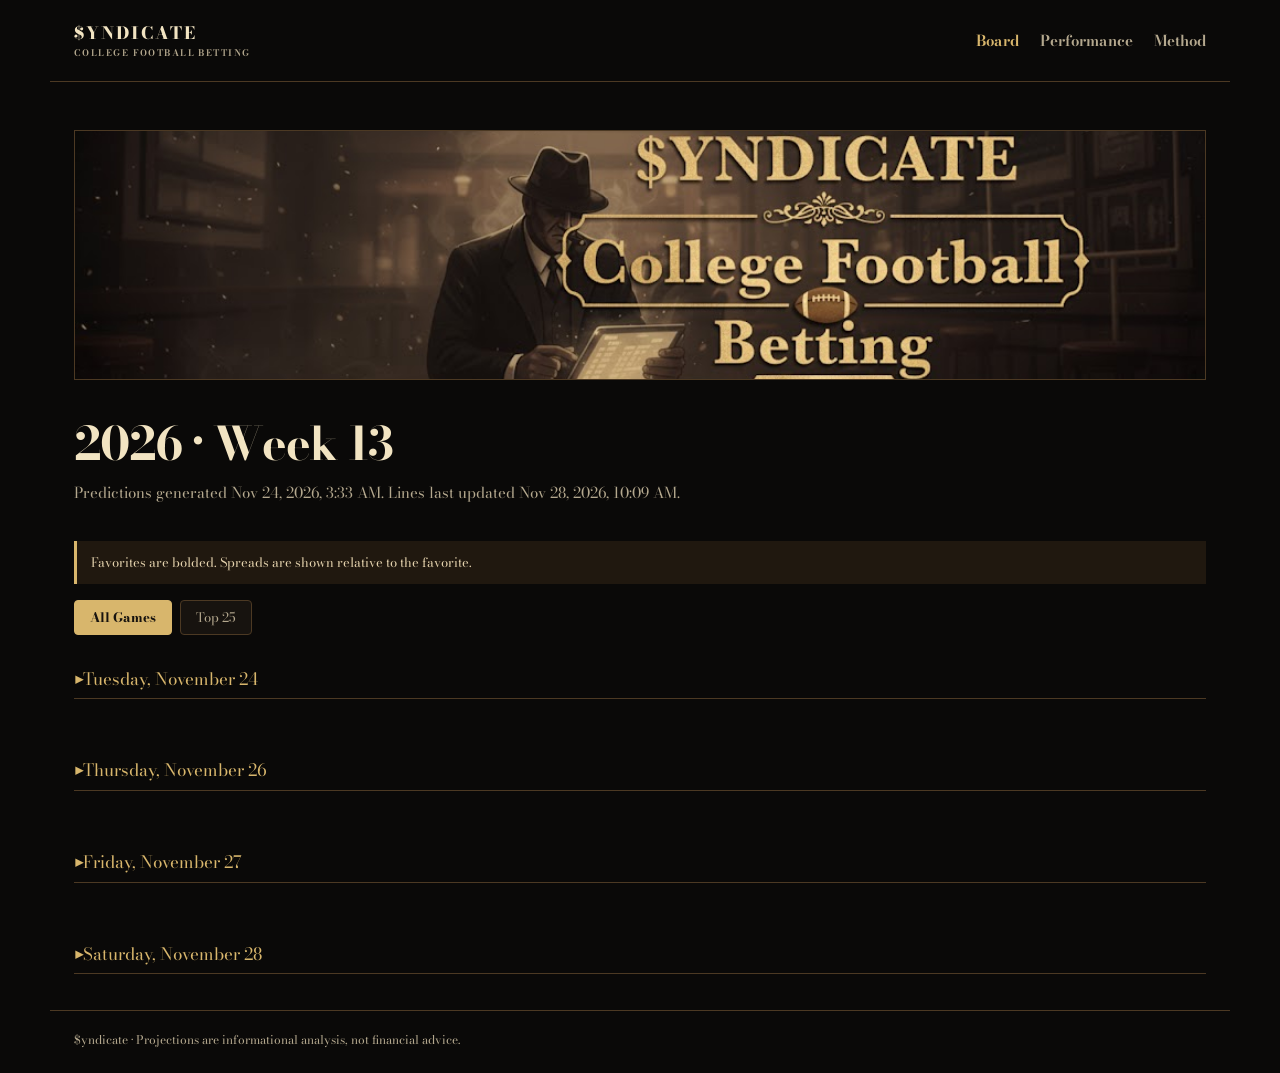
<file: public/index.html>
<!doctype html>
<html lang="en">
<head>
  <meta charset="utf-8">
  <meta name="viewport" content="width=device-width,initial-scale=1">
  <meta name="description" content="$yndicate college football projections and betting lines.">
  <title>$yndicate | College Football Betting</title>
  <link rel="preconnect" href="https://fonts.googleapis.com">
  <link rel="preconnect" href="https://fonts.gstatic.com" crossorigin>
  <link href="https://fonts.googleapis.com/css2?family=Bodoni+Moda:wght@400;700&display=swap" rel="stylesheet">
  <link rel="stylesheet" href="assets/site.css?v=game-details-15">
</head>
<body>
  <header class="shell masthead">
    <a class="brand" href="#board"><span>$YNDICATE<small>COLLEGE FOOTBALL BETTING</small></span></a>
    <nav aria-label="Primary">
      <a href="#board" data-view="board">Board</a>
      <a href="#performance" data-view="performance">Performance</a>
      <a href="#method" data-view="method">Method</a>
    </nav>
  </header>

  <main class="shell">
    <section id="board" class="view">
      <img class="brand-banner" src="assets/syndicate-banner.jpeg" alt="$yndicate College Football Betting">
      <div class="page-heading">
        <div><h1 id="board-title">Game board</h1><p id="generated-at">Loading projections…</p></div>
      </div>
      <div class="notice">Favorites are bolded. Spreads are shown relative to the favorite.</div>
      <div class="board-filters" role="group" aria-label="Filter games">
        <button type="button" class="board-filter active" data-filter="all" aria-pressed="true">All Games</button>
        <button type="button" class="board-filter" data-filter="top25" aria-pressed="false">Top 25</button>
      </div>
      <div id="game-board" class="game-board" aria-live="polite"></div>
    </section>

    <section id="performance" class="view hidden">
      <div class="eyebrow">WEEKLY PERFORMANCE</div>
      <h1>Performance</h1>
      <p class="performance-intro">Season-to-date and weekly results for model picks, starting in Week 9.</p>
      <div id="performance-content" aria-live="polite"></div>
    </section>

    <section id="method" class="view hidden">
      <div class="eyebrow">TRANSPARENCY</div>
      <h1>Methodology</h1>
      <div class="method-grid">
        <article><h2>Score-first</h2><p>The system predicts each team’s final score. Projected spread and total are calculated from these scores.</p></article>
        <article><h2>Pre-kickoff only</h2><p>Inputs use earlier game results, point-in-time opponent-adjusted ratings, preseason Elo, talent, recruiting, rest, week, neutral-site status, and other metrics to predict scores.</p></article>
        <article><h2>Market firewall</h2><p>Betting lines are retrieved after predictions are created and displayed for comparison only. They never enter model fitting or score prediction, allowing our predictions to cut through the betting hype.</p></article>
        <article><h2>Walk-forward evaluation</h2><p>Each season is predicted by a model trained only on preceding seasons.</p></article>
      </div>
    </section>
  </main>

  <footer class="shell">$yndicate · Projections are informational analysis, not financial advice.</footer>
  <template id="game-template">
    <article class="game-card" tabindex="0" role="button" aria-label="Open game breakdown">
      <header class="game-meta"><span class="kickoff"></span><span class="venue"></span></header>
      <div class="teams"></div>
      <div class="market-row"></div>
      <footer class="card-foot"></footer>
    </article>
  </template>
  <dialog id="game-detail" class="game-detail" aria-label="Game comparison">
    <div class="detail-shell">
      <button class="detail-close" type="button" aria-label="Close game breakdown">×</button>
      <div class="detail-teams"></div>
      <div class="detail-info"></div>
      <div class="detail-content"></div>
    </div>
  </dialog>
  <script src="assets/app.js?v=game-details-18"></script>
</body>
</html>
</file>
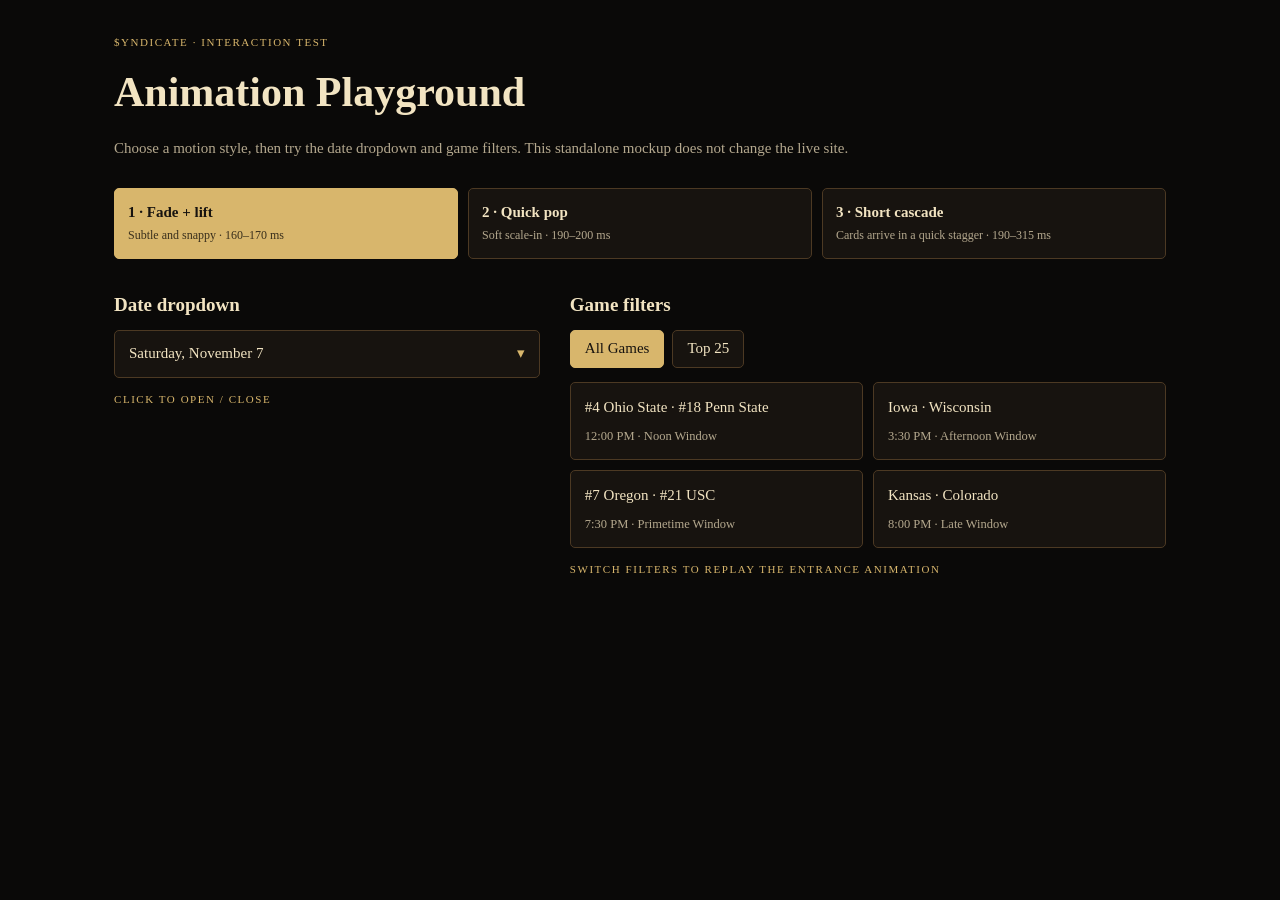
<file: animation-playground.html>
<!doctype html>
<html lang="en">
<head>
  <meta charset="utf-8">
  <meta name="viewport" content="width=device-width,initial-scale=1">
  <title>$yndicate | Animation Playground</title>
  <style>
    :root {
      color-scheme: dark;
      --ink:#f2e4c2; --muted:#b4a88e; --paper:#0a0908; --panel:#17130f;
      --edge:#4c3923; --teal:#d8b66c; --amber:#b77d42;
      font:15px/1.45 Georgia,serif;
    }
    * { box-sizing:border-box; }
    body { max-width:1100px; margin:0 auto; padding:24px; background:var(--paper); color:var(--ink); }
    h1 { margin:8px 0; font-size:clamp(28px,5vw,42px); }
    h2 { margin:0 0 12px; font-size:19px; }
    p { color:var(--muted); }
    .eyebrow, .hint { color:var(--teal); font-size:11px; letter-spacing:.14em; text-transform:uppercase; }
    .intro { margin-bottom:28px; }
    .options { display:grid; grid-template-columns:repeat(3,minmax(0,1fr)); gap:10px; margin:24px 0 32px; }
    .option, .filter, .disclosure {
      color:var(--ink); background:var(--panel); border:1px solid var(--edge);
      border-radius:5px; font:inherit; cursor:pointer;
    }
    .option { padding:13px; text-align:left; }
    .option:hover, .filter:hover, .disclosure:hover { border-color:var(--teal); }
    .option[aria-pressed="true"], .filter[aria-pressed="true"] { color:#17130f; background:var(--teal); border-color:var(--teal); }
    .option strong, .option span { display:block; }
    .option span { margin-top:4px; color:var(--muted); font-size:12px; }
    .option[aria-pressed="true"] span { color:#392f1c; }
    .demos { display:grid; grid-template-columns:1fr 1.4fr; gap:30px; align-items:start; }
    .demo { min-width:0; }
    .disclosure { width:100%; padding:12px 14px; text-align:left; }
    .disclosure::after { content:"▾"; float:right; color:var(--teal); transition:transform 180ms ease; }
    .disclosure[aria-expanded="true"]::after { transform:rotate(180deg); }
    .dropdown { display:grid; grid-template-rows:0fr; opacity:0; transition:grid-template-rows 180ms ease, opacity 140ms ease; }
    .dropdown.open { grid-template-rows:1fr; opacity:1; }
    .dropdown-inner { overflow:hidden; min-height:0; }
    .dropdown-content { margin-top:8px; padding:13px; background:var(--panel); border:1px solid var(--edge); border-radius:5px; }
    .dropdown-content p { margin:0; }
    .filters { display:flex; gap:8px; margin-bottom:14px; }
    .filter { padding:7px 14px; }
    .cards { display:grid; grid-template-columns:repeat(2,minmax(0,1fr)); gap:10px; }
    .card { padding:14px; background:var(--panel); border:1px solid var(--edge); border-radius:5px; }
    .card .teams { color:var(--ink); }
    .card small { display:block; margin-top:8px; color:var(--muted); }
    .empty { grid-column:1/-1; padding:18px; color:var(--muted); border:1px dashed var(--edge); }
    .hint { margin-top:14px; }

    /* A: restrained fade and lift. */
    [data-motion="lift"] .dropdown.open .dropdown-inner { animation:lift-in 160ms ease-out both; }
    [data-motion="lift"] .card.entering { animation:lift-in 170ms ease-out both; }
    @keyframes lift-in { from { opacity:0; transform:translateY(7px); } to { opacity:1; transform:translateY(0); } }

    /* B: quick scale-in. */
    [data-motion="pop"] .dropdown.open .dropdown-inner { animation:pop-in 190ms cubic-bezier(.2,.8,.2,1) both; }
    [data-motion="pop"] .card.entering { animation:pop-in 200ms cubic-bezier(.2,.8,.2,1) both; }
    @keyframes pop-in { from { opacity:0; transform:scale(.97); } to { opacity:1; transform:scale(1); } }

    /* C: short cascade for cards; a soft reveal for the disclosure. */
    [data-motion="cascade"] .dropdown.open .dropdown-inner { animation:lift-in 210ms ease-out both; }
    [data-motion="cascade"] .card.entering { animation:lift-in 190ms ease-out both; }
    [data-motion="cascade"] .card.entering:nth-child(2) { animation-delay:35ms; }
    [data-motion="cascade"] .card.entering:nth-child(3) { animation-delay:70ms; }
    [data-motion="cascade"] .card.entering:nth-child(4) { animation-delay:105ms; }

    @media (prefers-reduced-motion:reduce) {
      *, *::before, *::after { animation-duration:.01ms !important; animation-iteration-count:1 !important; scroll-behavior:auto !important; transition-duration:.01ms !important; }
    }
    @media (max-width:720px) {
      body { padding:18px; }
      .options { grid-template-columns:1fr; }
      .demos { grid-template-columns:1fr; }
    }
  </style>
</head>
<body data-motion="lift">
  <p class="eyebrow">$yndicate · Interaction test</p>
  <h1>Animation Playground</h1>
  <p class="intro">Choose a motion style, then try the date dropdown and game filters. This standalone mockup does not change the live site.</p>

  <div class="options" role="group" aria-label="Animation style">
    <button class="option" type="button" data-style="lift" aria-pressed="true">
      <strong>1 · Fade + lift</strong><span>Subtle and snappy · 160–170 ms</span>
    </button>
    <button class="option" type="button" data-style="pop" aria-pressed="false">
      <strong>2 · Quick pop</strong><span>Soft scale-in · 190–200 ms</span>
    </button>
    <button class="option" type="button" data-style="cascade" aria-pressed="false">
      <strong>3 · Short cascade</strong><span>Cards arrive in a quick stagger · 190–315 ms</span>
    </button>
  </div>

  <main class="demos">
    <section class="demo" aria-labelledby="dropdown-title">
      <h2 id="dropdown-title">Date dropdown</h2>
      <button class="disclosure" type="button" aria-expanded="false" aria-controls="date-panel">Saturday, November 7</button>
      <div class="dropdown" id="date-panel" aria-hidden="true">
        <div class="dropdown-inner">
          <div class="dropdown-content"><p>Noon Window · 4 games<br>3:30 PM Window · 6 games<br>Primetime Window · 5 games</p></div>
        </div>
      </div>
      <p class="hint">Click to open / close</p>
    </section>

    <section class="demo" aria-labelledby="filters-title">
      <h2 id="filters-title">Game filters</h2>
      <div class="filters" role="group" aria-label="Filter demo games">
        <button class="filter" type="button" data-filter="all" aria-pressed="true">All Games</button>
        <button class="filter" type="button" data-filter="top25" aria-pressed="false">Top 25</button>
      </div>
      <div class="cards" aria-live="polite">
        <article class="card" data-rank="top25"><span class="teams">#4 Ohio State · #18 Penn State</span><small>12:00 PM · Noon Window</small></article>
        <article class="card" data-rank="other"><span class="teams">Iowa · Wisconsin</span><small>3:30 PM · Afternoon Window</small></article>
        <article class="card" data-rank="top25"><span class="teams">#7 Oregon · #21 USC</span><small>7:30 PM · Primetime Window</small></article>
        <article class="card" data-rank="other"><span class="teams">Kansas · Colorado</span><small>8:00 PM · Late Window</small></article>
      </div>
      <p class="hint">Switch filters to replay the entrance animation</p>
    </section>
  </main>
  <script>
    const root = document.body;
    const motionOptions = document.querySelectorAll(".option");
    const filterButtons = document.querySelectorAll(".filter");
    const cards = document.querySelector(".cards");
    const allCards = [...cards.querySelectorAll(".card")];
    const disclosure = document.querySelector(".disclosure");
    const panel = document.querySelector(".dropdown");

    motionOptions.forEach(button => button.addEventListener("click", () => {
      root.dataset.motion = button.dataset.style;
      motionOptions.forEach(option => option.setAttribute("aria-pressed", String(option === button)));
    }));

    disclosure.addEventListener("click", () => {
      const expanded = disclosure.getAttribute("aria-expanded") !== "true";
      disclosure.setAttribute("aria-expanded", String(expanded));
      panel.classList.toggle("open", expanded);
      panel.setAttribute("aria-hidden", String(!expanded));
    });

    filterButtons.forEach(button => button.addEventListener("click", () => {
      filterButtons.forEach(filter => filter.setAttribute("aria-pressed", String(filter === button)));
      const visibleCards = allCards.filter(card =>
        button.dataset.filter === "all" || card.dataset.rank === "top25"
      );
      const visibleCardsWithAnimation = visibleCards.map(card => {
        const clone = card.cloneNode(true);
        clone.classList.add("entering");
        return clone;
      });
      cards.replaceChildren(...(visibleCardsWithAnimation.length ? visibleCardsWithAnimation : [Object.assign(document.createElement("p"), {
        className:"empty",
        textContent:"No games match this filter."
      })]));
    }));
  </script>
</body>
</html>
</file>
<file: public/assets/site.css>
:root {
  --ink:#f2e4c2; --muted:#b4a88e; --paper:#0a0908; --panel:#17130f;
  --edge:#4c3923; --teal:#d8b66c; --amber:#b77d42; --red:#ec6a5e;
}
* { box-sizing:border-box; }
body { margin:0; background:var(--paper); color:var(--ink); font:15px/1.45 "Bodoni Moda", Georgia, serif; }
.shell { max-width:1180px; margin:auto; padding-left:24px; padding-right:24px; }
.masthead { min-height:82px; display:flex; align-items:center; justify-content:space-between; border-bottom:1px solid var(--edge); }
.brand { display:flex; align-items:center; gap:12px; color:var(--ink); font-size:17px; letter-spacing:.12em; font-weight:800; text-decoration:none; }
.brand-logo { width:58px; height:58px; object-fit:contain; }
.brand small { display:block; color:var(--muted); margin-top:2px; font-size:9px; letter-spacing:.16em; font-weight:650; }
nav { display:flex; gap:21px; } nav a { color:var(--muted); text-decoration:none; font-weight:650; } nav a:hover, nav a.active { color:var(--teal); }
main { padding-top:48px; min-height:calc(100vh - 130px); } .eyebrow { color:var(--teal); font-size:11px; letter-spacing:.16em; font-weight:800; }
.brand-banner { display:block; width:100%; max-height:250px; object-fit:cover; margin:0 0 30px; border:1px solid var(--edge); }
h1 { font-size:clamp(30px,4vw,46px); letter-spacing:-.035em; line-height:1.05; margin:9px 0; } h2 { margin-top:0; font-size:20px; } p { color:var(--muted); }
.page-heading { display:flex; align-items:end; justify-content:space-between; gap:20px; margin-bottom:22px; }
.legend { color:var(--muted); font-size:12px; white-space:nowrap; }.dot { display:inline-block; width:8px; height:8px; border-radius:50%; margin:0 5px 1px 12px; }.dot:first-child{margin-left:0}.teal{background:var(--teal)}.amber{background:var(--amber)}
.notice { background:#20180f; border-left:3px solid var(--teal); color:#e3d1ac; padding:12px 14px; font-size:13px; margin:18px 0 28px; }
.board-filters { display:flex; gap:8px; margin:-12px 0 24px; }.board-filter { padding:7px 15px; color:var(--muted); background:#17130f; border:1px solid var(--edge); border-radius:4px; font:inherit; font-size:13px; cursor:pointer; }.board-filter:hover { border-color:var(--teal); color:var(--ink); }.board-filter.active { color:#17130f; background:var(--teal); border-color:var(--teal); font-weight:750; }.top25-empty { grid-column:1/-1; color:var(--muted); }
.game-board { display:grid; grid-template-columns:repeat(2,minmax(0,1fr)); gap:15px; }
.game-day { grid-column:1/-1; margin-bottom:24px; }.game-day-heading { margin:8px 0 12px; padding-bottom:7px; color:var(--teal); border-bottom:1px solid var(--edge); font-size:17px; }.game-window { margin:20px 0 24px; padding:14px; background:#211c13; border:1px solid #9a814b; border-radius:5px; }.game-window-heading { display:table; margin:0 0 12px; padding:5px 11px; color:var(--ink); background:#392f1c; border-left:3px solid var(--teal); border-radius:2px; font-size:13px; letter-spacing:.06em; text-transform:uppercase; }summary.game-day-heading,summary.game-window-heading { cursor:pointer; }summary.game-day-heading { display:block; }.game-day-heading::before,.game-window-heading::before { content:"▾ "; }details:not([open])>.game-day-heading::before,details:not([open])>.game-window-heading::before { content:"▸ "; }summary::-webkit-details-marker { display:none; }summary { list-style:none; }.game-day-games { display:grid; grid-template-columns:repeat(2,minmax(0,1fr)); gap:15px; }
.game-day-heading::before,.game-window-heading::before { content:"▾ "; display:inline-block; transition:transform 150ms ease; }
details:not([open])>.game-day-heading::before,details:not([open])>.game-window-heading::before { content:"▾ "; transform:rotate(-90deg); }
.game-card.entering { animation:game-card-in 190ms ease-out both; }
.game-card.entering:nth-child(2) { animation-delay:35ms; }
.game-card.entering:nth-child(3) { animation-delay:70ms; }
.game-card.entering:nth-child(4) { animation-delay:105ms; }
@keyframes game-card-in { from { opacity:0; transform:translateY(6px); } to { opacity:1; transform:translateY(0); } }
.game-card.leaving { animation:game-card-out 160ms ease-in var(--exit-delay,0ms) both; }
@keyframes game-card-out { from { opacity:1; transform:translateY(0); } to { opacity:0; transform:translateY(-5px); } }
@media (prefers-reduced-motion:reduce) {
  .game-card.entering,.game-card.leaving { animation:none; }
  .game-day-heading::before,.game-window-heading::before { transition:none; }
}
.game-card { background:var(--panel); border:1px solid var(--edge); border-radius:5px; overflow:hidden; box-shadow:0 8px 22px #0008; cursor:pointer; transition:border-color 150ms ease,transform 150ms ease; }.game-card:hover,.game-card:focus-visible { border-color:var(--teal); transform:translateY(-2px); outline:none; }
.game-meta { min-height:37px; padding:10px 13px; display:flex; gap:11px; color:var(--muted); font-size:11px; border-bottom:1px solid var(--edge); text-transform:uppercase; letter-spacing:.04em; }
.game-meta .venue { margin-left:auto; text-align:right; text-transform:none; letter-spacing:0; }
.teams { padding:9px 13px; }.team { display:grid; grid-template-columns:32px 1fr 50px 42px; gap:8px; align-items:center; min-height:39px; }.rank { color:var(--amber); font-weight:750; }.team-info { display:flex; align-items:center; gap:8px; min-width:0; }.team-copy { min-width:0; }.team-logo { flex:none; width:26px; height:26px; object-fit:contain; }.record { color:var(--muted); font-size:12px; }.name { font-weight:400; }.team.favorite .name { font-weight:800; }.score { font-size:21px; text-align:right; font-variant-numeric:tabular-nums; }.score-label { color:var(--muted); font-size:10px; text-align:right; }
.market-row { border-top:1px solid var(--edge); display:grid; grid-template-columns:repeat(4,minmax(0,1fr)); padding:10px 13px; gap:12px; font-size:12px; }.market-row strong{display:block;color:var(--ink);font-size:14px}.market-row span{color:var(--muted);font-size:10px;text-transform:uppercase;letter-spacing:.06em}
.card-foot { padding:10px 13px; color:var(--muted); border-top:1px solid var(--edge); font-size:12px; min-height:39px; }.pick { color:var(--teal); font-weight:750; }.unavailable{color:var(--muted)}
.card-foot.outcome-none { background:#2b2b2b; color:#b5b5b5; }.card-foot.outcome-win { background:#173322; color:#bfe2c9; }.card-foot.outcome-win .pick { color:#bfe2c9; }.card-foot.outcome-loss { background:#3a201e; color:#f0b9b3; }.card-foot.outcome-loss .pick { color:#f0b9b3; }.card-foot.outcome-push { background:#3a3318; color:#efe0a0; }.card-foot.outcome-push .pick { color:#efe0a0; }
.performance-intro { margin-bottom:24px; }.performance-week { background:var(--panel); border:1px solid var(--edge); border-radius:5px; padding:20px; }.current-week { margin-bottom:18px; border-color:var(--teal); box-shadow:0 8px 22px #0005; }.season-total { margin-bottom:18px; border-color:var(--amber); }.past-weeks { display:grid; grid-template-columns:repeat(auto-fill,minmax(250px,1fr)); gap:12px; }.past-week { opacity:.62; }.performance-week-heading { display:flex; align-items:center; justify-content:space-between; gap:12px; }.performance-week-heading h2 { margin:0; }.current-label { color:var(--teal); font-size:10px; font-weight:800; letter-spacing:.1em; }.performance-metrics { display:grid; grid-template-columns:repeat(2,minmax(0,1fr)); gap:18px; margin-top:16px; }.performance-metric { display:grid; gap:3px; }.performance-metric span,.performance-metric small { color:var(--muted); font-size:11px; }.performance-metric strong { font-size:22px; }.performance-empty { background:var(--panel); border:1px solid var(--edge); padding:18px; }.performance-empty-message { margin-bottom:0; }
.method-grid { display:grid; grid-template-columns:repeat(2,minmax(0,1fr)); gap:16px; margin-top:27px; }.method-grid article, figure { background:var(--panel); border:1px solid var(--edge); padding:20px; margin:0; }.method-grid p { margin-bottom:0; }
.game-detail { width:min(960px,calc(100% - 32px)); max-height:min(92vh,950px); padding:0; overflow:auto; color:var(--ink); background:var(--paper); border:1px solid var(--edge); border-radius:7px; box-shadow:0 24px 80px #000c; }.game-detail::backdrop { background:#000b; backdrop-filter:blur(3px); }.detail-shell { position:relative; padding:30px; }.detail-close { position:absolute; top:14px; right:16px; width:38px; height:38px; color:var(--ink); background:var(--panel); border:1px solid var(--edge); border-radius:50%; font-size:25px; cursor:pointer; }.detail-close:hover { color:var(--teal); border-color:var(--teal); }.detail-title { margin:7px 48px 0 0; font-size:clamp(24px,4vw,36px); }.detail-subtitle { margin:6px 0 22px; }.detail-tabs { display:flex; gap:7px; border-bottom:1px solid var(--edge); }.detail-tab { margin-bottom:-1px; padding:9px 14px; color:var(--muted); background:transparent; border:1px solid transparent; border-bottom:0; font:inherit; font-size:13px; cursor:pointer; }.detail-tab:hover { color:var(--ink); }.detail-tab.active { color:var(--teal); background:var(--panel); border-color:var(--edge); border-radius:5px 5px 0 0; }.detail-content { padding-top:16px; }.detail-chart-intro { margin:0 0 14px; font-size:12px; }.detail-stat-legend { display:flex; flex-wrap:wrap; align-items:center; gap:15px; margin-bottom:13px; color:var(--muted); font-size:11px; }.detail-stat-legend>span { display:flex; align-items:center; gap:6px; }.stat-swatch { display:inline-block; width:9px; height:9px; border-radius:50%; }.stat-swatch.away { background:var(--amber); }.stat-swatch.home { background:var(--teal); }.detail-legend-note { margin-left:auto; }.stat-family { display:block; color:var(--muted); font-size:9px; letter-spacing:.12em; }.paired-stat-grid,.difference-grid { display:grid; grid-template-columns:repeat(2,minmax(0,1fr)); gap:10px; }.paired-stat,.difference-card,.dumbbell-row { min-width:0; padding:14px; background:var(--panel); border:1px solid var(--edge); border-radius:5px; }.paired-stat-heading,.dumbbell-heading { display:flex; justify-content:space-between; align-items:end; gap:8px; margin-bottom:12px; }.paired-stat-heading>strong,.dumbbell-heading strong { display:block; font-size:14px; }.paired-stat-heading b,.dumbbell-heading b { flex:none; color:var(--teal); font-size:12px; font-variant-numeric:tabular-nums; }.paired-bar-row { display:grid; grid-template-columns:minmax(65px,1fr) minmax(70px,1.3fr) 48px; align-items:center; gap:8px; margin-top:7px; color:var(--muted); font-size:10px; }.paired-bar-row>span { overflow:hidden; text-overflow:ellipsis; white-space:nowrap; }.paired-bar-row>strong { color:var(--ink); text-align:right; font-size:11px; font-variant-numeric:tabular-nums; }.paired-bar-track { position:relative; height:9px; overflow:hidden; background:#28231c; border-radius:8px; }.zero-line { position:absolute; z-index:1; top:0; bottom:0; width:1px; background:#e9dfc5aa; }.paired-bar { position:absolute; top:1px; bottom:1px; border-radius:8px; }.paired-bar.away { background:var(--amber); }.paired-bar.home { background:var(--teal); }.stat-unavailable { color:var(--muted); }.stat-unavailable p,.stat-unavailable>span { margin:9px 0 0; font-size:12px; }.dumbbell-list { display:grid; grid-template-columns:repeat(2,minmax(0,1fr)); gap:10px; }.dumbbell-heading small { display:block; margin-bottom:2px; color:var(--muted); font-size:9px; letter-spacing:.12em; }.dumbbell-track { position:relative; height:24px; margin:4px 5px; border-bottom:1px solid var(--edge); }.dumbbell-connector { position:absolute; top:11px; height:2px; background:#9f927a; }.dumbbell-dot { position:absolute; top:5px; width:13px; height:13px; border:2px solid var(--paper); border-radius:50%; transform:translateX(-50%); }.dumbbell-dot.away { background:var(--amber); }.dumbbell-dot.home { background:var(--teal); }.dumbbell-values,.difference-values { display:flex; justify-content:space-between; gap:8px; margin-top:8px; color:var(--muted); font-size:10px; }.dumbbell-values strong,.difference-values strong { display:block; color:var(--ink); font-size:12px; font-variant-numeric:tabular-nums; }.difference-card h3 { margin:5px 0 3px; font-size:15px; }.difference-number { color:var(--teal); font-size:21px; font-weight:750; font-variant-numeric:tabular-nums; }.difference-meter { position:relative; height:8px; margin:10px 0 7px; background:linear-gradient(to right,#28231c 49.5%,#8d8069 49.5%,#8d8069 50.5%,#28231c 50.5%); border-radius:8px; }.difference-meter i { position:absolute; top:2px; height:4px; background:var(--teal); border-radius:8px; }.difference-meter i.away { background:var(--amber); }.difference-meter b { position:absolute; left:50%; top:-2px; width:2px; height:12px; background:var(--ink); }.difference-edge { display:flex; justify-content:space-between; margin-top:11px; padding-top:8px; color:var(--muted); border-top:1px solid var(--edge); font-size:10px; text-transform:uppercase; letter-spacing:.05em; }.difference-edge strong { color:var(--ink); }
.game-detail { width:min(760px,calc(100% - 24px)); }.detail-shell { padding:20px; }.detail-title { font-size:clamp(22px,3vw,30px); }.detail-subtitle { margin:4px 0 15px; font-size:12px; }.detail-tabs { gap:3px; }.detail-tab { padding:7px 11px; font-size:12px; }.detail-content { padding-top:11px; }.detail-chart-intro { margin-bottom:9px; font-size:11px; }.detail-stat-legend { gap:10px; margin-bottom:8px; font-size:10px; }.coverage-wrap { width:min(100%,480px); margin:0 auto; }.coverage-plot { display:block; width:100%; height:auto; }.radar-grid { fill:none; stroke:#4c3923; stroke-width:1; }.radar-axis { stroke:#4c3923; stroke-width:1; }.radar-label { fill:#b4a88e; font:10px Georgia,serif; }.radar-area { stroke-width:2; }.radar-area.away { fill:#b77d422a; stroke:#b77d42; }.radar-area.home { fill:#d8b66c2a; stroke:#d8b66c; }.radar-dot { stroke:#0a0908; stroke-width:1; }.radar-dot.away { fill:#b77d42; }.radar-dot.home { fill:#d8b66c; }.dot-axis,.normalized-dot-row { display:grid; grid-template-columns:minmax(90px,1.1fr) minmax(100px,2fr) 58px 75px; gap:9px; align-items:center; }.dot-axis { margin:2px 0 3px; color:#b4a88e; font-size:9px; }.dot-axis span:nth-child(1) { grid-column:2; justify-self:start; }.dot-axis span:nth-child(2) { grid-column:2; justify-self:center; }.dot-axis span:nth-child(3) { grid-column:2; justify-self:end; }.normalized-dot-row { min-height:32px; border-top:1px solid #4c3923; }.dot-metric { color:#f2e4c2; font-size:11px; }.dot-metric small { display:block; color:#b4a88e; font-size:8px; letter-spacing:.08em; }.dot-track { position:relative; height:12px; border-left:1px solid #8d8069; border-right:1px solid #8d8069; background:linear-gradient(to right,transparent 49.7%,#4c3923 49.7%,#4c3923 50.3%,transparent 50.3%); }.dot-track::before,.dot-track::after { position:absolute; top:-2px; bottom:-2px; width:1px; background:#4c3923; content:""; }.dot-track::before { left:25%; }.dot-track::after { left:75%; }.dot-marker { position:absolute; z-index:1; top:1px; width:10px; height:10px; border:1px solid #0a0908; border-radius:50%; transform:translateX(-50%); }.dot-marker.away { background:#b77d42; }.dot-marker.home { background:#d8b66c; }.dot-delta { color:#f2e4c2; font-size:10px; text-align:right; font-variant-numeric:tabular-nums; }.dot-values { display:flex; justify-content:space-between; font-size:10px; font-variant-numeric:tabular-nums; }.dot-values .away { color:#d19a61; }.dot-values .home { color:#d8b66c; }.heatmap { display:grid; gap:3px; }.heatmap-row { display:grid; grid-template-columns:minmax(90px,1.2fr) repeat(2,minmax(80px,1fr)) minmax(80px,.9fr); gap:5px; align-items:center; min-height:31px; }.heatmap-row>strong { font-size:10px; font-weight:550; }.heatmap-head { min-height:25px; color:#b4a88e; font-size:9px; text-align:center; }.heatmap-head span:first-child { text-align:left; }.heatmap-cell { padding:5px 3px; border-radius:3px; font-size:11px; font-weight:750; text-align:center; font-variant-numeric:tabular-nums; }.heatmap-delta { color:#d8b66c; font-size:10px; text-align:center; font-variant-numeric:tabular-nums; }.detail-chart-empty { padding:18px; color:#b4a88e; background:#17130f; border:1px solid #4c3923; border-radius:5px; }
.detail-teams { display:grid; grid-template-columns:repeat(2,minmax(0,1fr)); gap:8px; margin:0 0 12px; }
.detail-team-card { display:grid; grid-template-columns:42px minmax(0,1fr) auto; align-items:center; gap:9px; min-width:0; padding:9px 11px; background:#17130f; border:1px solid #6b5b40; border-radius:5px; }
.detail-team-card.away { border-left:3px solid #4cc9f0; }
.detail-team-card.home { border-left:3px solid #ffb000; }
.detail-team-logo { width:38px; height:38px; object-fit:contain; }
.detail-team-copy { min-width:0; }
.detail-team-copy>span { display:block; color:#d5c7aa; font-size:8px; font-weight:800; letter-spacing:.12em; }
.detail-team-copy strong { display:block; overflow:hidden; color:#fff4d8; font-size:15px; font-weight:800; line-height:1.15; text-overflow:ellipsis; }
.detail-team-projection { display:grid; justify-items:end; }
.detail-team-projection b { color:#fff4d8; font-size:20px; font-variant-numeric:tabular-nums; }
.detail-team-projection span { color:#d5c7aa; font-size:8px; font-weight:800; letter-spacing:.1em; }
.detail-stat-legend { color:#eee2c9; }
.stat-swatch.away { background:#4cc9f0; }
.stat-swatch.home { background:#ffb000; }
.coverage-layout { display:grid; grid-template-columns:minmax(0,1.25fr) minmax(205px,.9fr); align-items:center; gap:8px; }
.coverage-note { margin:0 0 6px; color:var(--muted); font-size:11px; }
.coverage-wrap { width:100%; }
.radar-grid { stroke:#766747; stroke-width:1.25; }
.radar-axis { stroke:#766747; stroke-width:1.2; }
.radar-label { fill:#fff0d0; font:11px Georgia,serif; font-weight:bold; cursor:help; }
.radar-area { stroke-width:3; }
.radar-area.away { fill:#4cc9f055; stroke:#4cc9f0; }
.radar-area.home { fill:#ffb00055; stroke:#ffb000; }
.radar-dot { stroke:#080706; stroke-width:1.5; }
.radar-dot.away { fill:#4cc9f0; }
.radar-dot.home { fill:#ffb000; }
.dot-marker.away { background:#4cc9f0; }
.dot-marker.home { background:#ffb000; }
.dot-values .away { color:#4cc9f0; }
.dot-values .home { color:#ffb000; }
.points-panel { min-width:0; padding:11px; background:#17130f; border:1px solid #6b5b40; border-radius:5px; }
.points-panel h3 { margin:0 0 8px; color:#fff0d0; font-size:14px; }
.points-panel h3 small { display:block; margin-top:1px; color:#d5c7aa; font-size:9px; font-weight:400; }
.points-axis { display:flex; justify-content:space-between; margin:0 35px 3px 37px; color:#c8b99a; font-size:8px; }
.points-group { margin-top:8px; padding-top:7px; border-top:1px solid #54462f; }
.points-group-title { display:flex; align-items:baseline; justify-content:space-between; gap:4px; margin-bottom:5px; }
.points-group-title strong { color:#fff0d0; font-size:11px; }
.points-group-title span { color:#d5c7aa; font-size:8px; white-space:nowrap; }
.points-bar-row { display:grid; grid-template-columns:30px minmax(0,1fr) 32px; align-items:center; gap:5px; margin-top:4px; color:#eee2c9; font-size:9px; }
.points-bar-row>b { text-align:right; font-size:10px; font-variant-numeric:tabular-nums; }
.points-bar-track { height:8px; overflow:hidden; background:#312b21; border-radius:5px; }
.points-bar-track i { display:block; height:100%; border-radius:5px; }
.points-bar-track i.away { background:#4cc9f0; }
.points-bar-track i.home { background:#ffb000; }
.points-panel>p { margin:8px 0 0; color:#d5c7aa; font-size:9px; }
.dot-axis-scale { display:flex; justify-content:space-between; color:var(--muted); font-style:normal; font-size:9px; }
.hidden { display:none; }.subhead{max-width:760px}.chart-grid {display:grid;grid-template-columns:repeat(2,minmax(0,1fr));gap:18px;margin:28px 0}.chart-grid figure{padding:12px}.chart-grid figure.wide{grid-column:1/-1}.chart-grid img{display:block;width:100%;height:auto;background:white}.chart-grid figcaption{padding:8px 3px 0;color:var(--muted);font-size:12px}.metric-strip{background:var(--panel);border:1px solid var(--edge);padding:15px;color:var(--muted)}.download-links a{color:var(--teal)}footer{border-top:1px solid var(--edge);color:var(--muted);font-size:12px;padding-top:20px;padding-bottom:24px;margin-top:60px}
@media(max-width:850px){.market-row{grid-template-columns:repeat(2,minmax(0,1fr))}}
@media(max-width:700px){.masthead{align-items:center;padding-top:12px;padding-bottom:12px;gap:12px}.brand{font-size:14px;gap:8px}.brand-logo{width:48px;height:48px}.brand small{font-size:8px}.brand-banner{max-height:150px;margin-bottom:22px}.game-board,.game-day-games,.method-grid,.chart-grid{grid-template-columns:1fr}.chart-grid figure.wide{grid-column:auto}.page-heading{align-items:flex-start;flex-direction:column}.game-meta{flex-wrap:wrap}.game-meta .venue{margin-left:0;text-align:left;width:100%}.market-row{gap:6px;padding-left:10px;padding-right:10px}.shell{padding-left:16px;padding-right:16px}.detail-shell{padding:16px 12px}.detail-title{margin-right:42px}.detail-tab{flex:1;padding:7px 4px;font-size:11px}.detail-legend-note{width:100%;margin-left:0}.dot-axis,.normalized-dot-row{grid-template-columns:minmax(65px,1fr) minmax(75px,1.6fr) 45px 56px;gap:5px}.dot-metric{font-size:10px}.dot-values{font-size:9px}.heatmap-row{grid-template-columns:minmax(72px,1.2fr) repeat(2,minmax(52px,.8fr)) minmax(66px,.9fr);gap:3px}.heatmap-head{font-size:8px}.heatmap-row>strong{font-size:9px}.heatmap-cell,.heatmap-delta{font-size:9px}.coverage-layout{grid-template-columns:1fr}.coverage-wrap{max-width:380px;margin:0 auto}.detail-teams{gap:5px}.detail-team-card{grid-template-columns:30px minmax(0,1fr) auto;gap:5px;padding:7px 6px}.detail-team-logo{width:29px;height:29px}.detail-team-copy strong{font-size:12px}.detail-team-projection b{font-size:15px}.points-panel{width:100%}}
.detail-team-card { background:var(--panel); border-color:var(--edge); }
.detail-team-card.away { border-left-color:var(--amber); }
.detail-team-card.home { border-left-color:var(--teal); }
.detail-team-copy>span,.detail-team-projection span { color:var(--muted); }
.detail-team-copy strong,.detail-team-projection b { color:var(--ink); }
.detail-stat-legend { margin-bottom:5px; color:var(--muted); }
.stat-swatch.away { background:var(--amber); }
.stat-swatch.home { background:var(--teal); }
.coverage-layout { grid-template-columns:minmax(0,1.25fr) minmax(205px,.9fr); }
.radar-grid,.radar-axis { stroke:var(--edge); }
.radar-label,.radar-scale-label { fill:var(--muted); }
.radar-label { font-weight:400; }
.radar-scale-label { font:9px Georgia,serif; paint-order:stroke; stroke:var(--paper); stroke-width:3px; stroke-linejoin:round; }
.radar-area.away { fill:#b77d4226; stroke:var(--amber); }
.radar-area.home { fill:#d8b66c26; stroke:var(--teal); }
.radar-dot { stroke:var(--paper); }
.radar-dot.away { fill:var(--amber); }
.radar-dot.home { fill:var(--teal); }
.points-panel { background:var(--panel); border-color:var(--edge); }
.points-panel h3,.points-group-title strong { color:var(--ink); }
.points-axis,.points-team-name { color:var(--muted); }
.points-bar-track { background:var(--edge); }
.points-bar-track i.away { background:var(--amber); }
.points-bar-track i.home { background:var(--teal); }
.points-panel h3 small,.points-panel>p { display:none; }
.detail-tabs { display:none; }
@media(max-width:700px){.coverage-layout{grid-template-columns:1fr}}
.detail-teams { margin-top:38px; }
.detail-close { top:8px; right:12px; }
.points-grid { display:grid; grid-template-columns:max-content minmax(0,1fr) 32px; column-gap:6px; row-gap:2px; align-items:center; }
.points-axis { grid-column:2; display:flex; justify-content:space-between; margin:0 0 3px; font-size:8px; }
.points-panel h3 { margin-bottom:8px; padding-bottom:6px; border-bottom:1px solid var(--edge); }
.points-group-title { grid-column:1/-1; margin:7px 0 3px; padding-top:6px; border-top:1px solid var(--edge); }
.points-group-title.first { margin-top:0; padding-top:0; border-top:0; }
.points-axis-spacer { grid-column:1; }
.points-team-name { grid-column:1; overflow:hidden; text-align:right; text-overflow:ellipsis; white-space:nowrap; font-size:9px; }
.points-value { grid-column:3; text-align:right; font-size:10px; font-variant-numeric:tabular-nums; }
.points-bar-track { grid-column:2; }
.detail-betting { margin:0 0 14px; }
.detail-market-row { display:grid; grid-template-columns:repeat(4,minmax(0,1fr)); gap:7px; }
.detail-market-row>div { min-width:0; padding:8px 10px; background:var(--panel); border:1px solid var(--edge); border-radius:4px; }
.detail-market-row span { display:block; color:var(--muted); font-size:9px; letter-spacing:.04em; text-transform:uppercase; }
.detail-market-row strong { display:block; color:var(--ink); font-size:13px; font-variant-numeric:tabular-nums; }
.market-row strong,.detail-market-row strong { overflow-wrap:anywhere; }
.detail-team-title { display:flex; align-items:baseline; gap:7px; min-width:0; }
.detail-model-pick { flex:none; padding:1px 5px; color:var(--teal); border:1px solid var(--teal); border-radius:3px; font-size:8px; font-weight:800; letter-spacing:.06em; white-space:nowrap; }
@media(max-width:700px){.detail-market-row{grid-template-columns:repeat(2,minmax(0,1fr));}}
</file>
